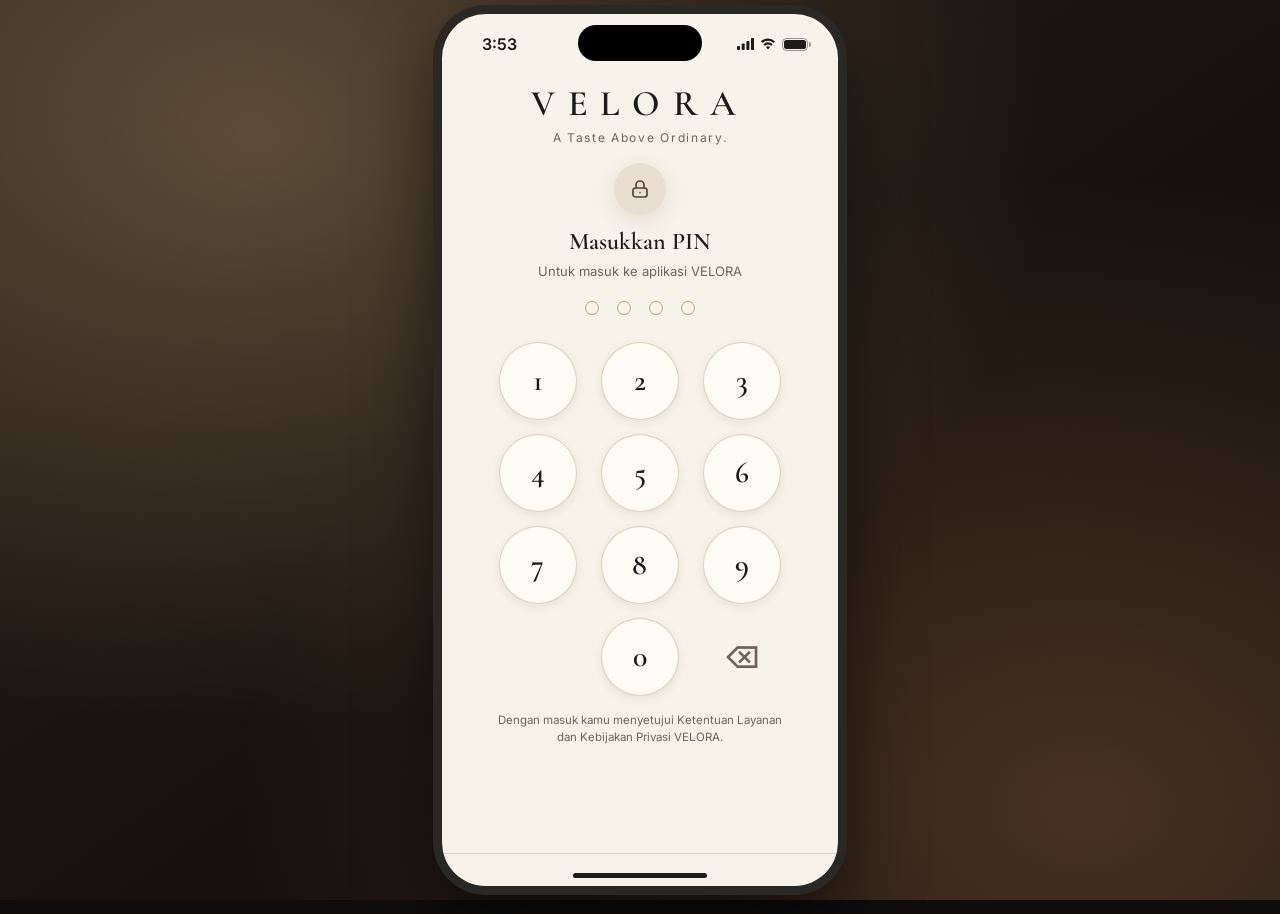
<file: index.html>
<!DOCTYPE html>
<html lang="id">
<head>
<meta charset="utf-8">
<meta name="viewport" content="width=device-width, initial-scale=1.0, viewport-fit=cover">
<meta name="theme-color" content="#F7F3EB">
<link rel="manifest" href="manifest.json">
<link rel="apple-touch-icon" href="apple-touch-icon.png">
<link rel="icon" type="image/png" sizes="192x192" href="icon-192.png">
<meta name="mobile-web-app-capable" content="yes">
<meta name="apple-mobile-web-app-capable" content="yes">
<meta name="apple-mobile-web-app-title" content="VELORA">
<meta name="apple-mobile-web-app-status-bar-style" content="default">
<meta name="description" content="VELORA Café - pesan kopi dan makanan premium. A Taste Above Ordinary.">
<title>VELORA Café</title>
<link rel="preconnect" href="https://fonts.googleapis.com">
<link rel="preconnect" href="https://fonts.gstatic.com" crossorigin>
<link href="https://fonts.googleapis.com/css2?family=Cormorant+Garamond:wght@500;600;700&family=Inter:wght@400;500;600&display=swap" rel="stylesheet">
<link rel="stylesheet" href="style.css">
</head>
<body>
<div class="app">
  <div class="island" aria-hidden="true"></div>
  <div class="sbar" aria-hidden="true">
    <span id="clk">9:41</span>
    <span class="sr">
      <svg viewBox="0 0 17 12"><rect x="0" y="8" width="3" height="4" rx=".8"/><rect x="4.7" y="5.5" width="3" height="6.5" rx=".8"/><rect x="9.4" y="3" width="3" height="9" rx=".8"/><rect x="14" y="0" width="3" height="12" rx=".8"/></svg>
      <svg viewBox="0 0 16 12"><path d="M8 11.5l2-2.3a3 3 0 0 0-4 0z"/><path d="M3.4 6.2a6.5 6.5 0 0 1 9.2 0l-1.4 1.6a4.5 4.5 0 0 0-6.4 0z"/><path d="M1 3.4a10 10 0 0 1 14 0L13.6 5a8 8 0 0 0-11.2 0z"/></svg>
      <span class="bat"><i id="batL"></i></span>
    </span>
  </div>
  <main class="main" id="main"></main>
  <nav class="tabs" id="tabs" aria-label="Navigasi utama"></nav>
  <div class="toast" id="toast" role="status" aria-live="polite"></div>
  <div class="sheet" id="sheet" hidden></div>
</div>
<div id="pr"></div>
<noscript>Aktifkan JavaScript untuk memakai VELORA Café.</noscript>
<script src="script.js"></script>
<script src="laporan.js"></script>
</body>
</html>
</file>
<file: style.css>
/* VELORA Café - mobile-first, acuan iPhone 15 Pro (402 x 874) */
:root{--ob:#1C1B19;--iv:#F7F3EB;--gold:#B89B72;--es:#594538;--bg:#E8DFD1;--card:#FFFCF6;--mut:#6f6257;--danger:#8B3A2E;--danger-soft:rgba(139,58,46,.12);--serif:"Cormorant Garamond",Georgia,serif;--sans:Inter,-apple-system,system-ui,sans-serif;--sh:0 6px 22px rgba(89,69,56,.12)}
*{box-sizing:border-box;margin:0;padding:0}
[hidden]{display:none!important}
html{touch-action:manipulation;-webkit-text-size-adjust:100%}
*{-webkit-tap-highlight-color:transparent}
html,body{height:100%}
body{font:15px/1.5 var(--sans);background:#0e0d0c;color:var(--ob);-webkit-font-smoothing:antialiased;overscroll-behavior:none}
button,input{font:inherit;color:inherit}
button{cursor:pointer;border:0;background:none}
svg{width:24px;height:24px;fill:none;stroke:currentColor;stroke-width:1.7;stroke-linecap:round;stroke-linejoin:round}
:focus-visible{outline:2px solid var(--gold);outline-offset:2px}

.app{position:relative;display:flex;flex-direction:column;height:100dvh;max-width:430px;margin:0 auto;background:var(--iv);overflow:hidden}
@media(min-width:431px){body::before{content:"";position:fixed;inset:0;z-index:-1;pointer-events:none;background:radial-gradient(ellipse at 20% 15%,rgba(184,155,114,.38),transparent 55%),radial-gradient(ellipse at 85% 90%,rgba(139,92,60,.45),transparent 55%),linear-gradient(145deg,#2a1f18 0%,#16110d 55%,#0e0d0c 100%)}}
@media(min-width:431px){.app{--ph:min(920px,calc(100dvh - 28px));height:var(--ph);width:clamp(344px,calc(var(--ph) / 2.2),402px);margin:14px auto;border-radius:44px;box-shadow:0 0 0 9px #2a2825,0 30px 80px #000a}}
@media(max-width:430px){.app{position:fixed;inset:0;height:auto;max-width:none;margin:0}}
.main{flex:1;overflow-y:auto;overflow-x:hidden;padding:calc(14px + env(safe-area-inset-top,0px)) 20px 28px;scrollbar-width:none}
.main::-webkit-scrollbar{display:none}

.top{display:flex;justify-content:space-between;align-items:center;margin-bottom:16px}
.logo{font:600 24px var(--serif);letter-spacing:.3em;cursor:pointer}
.ib{position:relative;width:44px;height:44px;border-radius:50%;background:var(--bg);display:grid;place-items:center;font-size:16px}
.bd{position:absolute;top:-2px;right:-2px;min-width:18px;height:18px;border-radius:9px;background:var(--es);color:var(--iv);font-size:10px;font-weight:600;display:grid;place-items:center;padding:0 4px}
.hi{color:var(--mut);font-size:14px}
h1{font:600 33px/1.08 var(--serif);margin:2px 0 16px}
.srch{width:100%;height:48px;border-radius:16px;border:1px solid transparent;background:var(--bg);padding:0 16px}
.srch:focus{border-color:var(--gold);outline:0}
.st{font:600 26px var(--serif);margin:26px 0 12px}

.ban{margin-top:18px;border-radius:26px;padding:22px;background:linear-gradient(135deg,var(--es),var(--ob));color:var(--iv);border:1px solid rgba(184,155,114,.55)}
.ban small{color:var(--gold);font-weight:600;letter-spacing:.14em;font-size:11px}
.ban h2{font:600 30px/1.05 var(--serif);margin:6px 0 6px}
.ban p{font-size:13.5px;opacity:.85;margin-bottom:16px}
.ban .acts{display:flex;flex-wrap:wrap;gap:10px}
.btn.ghost{background:transparent;border-color:rgba(247,243,235,.7)}
.cats{display:grid;grid-template-columns:repeat(3,1fr);gap:10px}
.cat{min-height:80px;border-radius:18px;background:var(--bg);display:grid;place-items:center;align-content:center;gap:2px;font-size:12px;font-weight:500;padding:8px;text-align:center}
.cat span{font-size:26px}
.chips{display:flex;gap:8px;overflow-x:auto;margin:14px -20px;padding:0 20px;scrollbar-width:none}
.chips::-webkit-scrollbar{display:none}
.chips button{flex:none;min-height:44px;padding:0 18px;border-radius:99px;border:1px solid var(--gold);font-size:14px}
.chips .on{background:var(--ob);border-color:var(--ob);color:var(--iv)}

.im{position:relative;overflow:hidden;background:linear-gradient(145deg,var(--es),var(--ob));display:grid;place-items:center;font-size:40px;flex:none}
.im img{position:absolute;inset:0;width:100%;height:100%;object-fit:cover}
.im>span:not(.mono){opacity:0}
.im.nf>span:not(.mono){opacity:1}
.vc,.row{background:var(--card);border-radius:22px;padding:10px;box-shadow:var(--sh);cursor:pointer}
.vc h3,.row h3{font:600 20px/1.15 var(--serif)}
.vc .im{aspect-ratio:1/1;border-radius:18px;margin-bottom:8px;font-size:56px}
.hs{display:flex;gap:14px;overflow-x:auto;scroll-snap-type:x mandatory;margin:0 -20px;padding:2px 20px 12px;scrollbar-width:none}
.hs::-webkit-scrollbar{display:none}
.hs .vc{flex:none;width:64%;scroll-snap-align:start}
.grid2{display:grid;grid-template-columns:1fr 1fr;gap:14px}
.row{display:grid;grid-template-columns:96px 1fr;gap:12px;margin-bottom:12px}
.row .im{width:96px;height:96px;border-radius:16px}
.tx{min-width:0;display:flex;flex-direction:column}
.tx p{font-size:12.5px;color:var(--mut);display:-webkit-box;-webkit-line-clamp:2;-webkit-box-orient:vertical;overflow:hidden;line-height:1.35;margin:2px 0}
.rt{font-size:12px;color:var(--gold);font-weight:600}
.ft{display:flex;justify-content:space-between;align-items:center;flex-wrap:wrap;margin-top:auto}
.pr{color:var(--es);font-size:14px}
.act{display:flex}
.hb,.pl{width:44px;height:44px;display:grid;place-items:center;border-radius:50%}
.hb{color:#cbbfae;font-size:21px}.hb.on{color:var(--gold)}
.pl{background:var(--es);color:var(--iv);font-size:22px;transition:transform .2s}
.pl:active{transform:scale(.9)}

.cardi{background:var(--card);border-radius:22px;padding:16px;box-shadow:var(--sh);display:grid;gap:8px;font-size:14px}
.cardi b{display:block;font-size:12px;color:var(--gold);letter-spacing:.06em}
.cardi a{color:var(--es);font-weight:600}

.btn{display:inline-flex;align-items:center;justify-content:center;min-height:48px;padding:0 26px;border-radius:99px;background:var(--es);color:var(--iv);border:1px solid var(--gold);font-weight:600;transition:transform .2s}
.btn:active{transform:scale(.97)}.btn.w{width:100%}
.btn.danger-btn{background:var(--danger);border-color:var(--danger);color:#fff}
.empty{text-align:center;padding:48px 16px;color:var(--mut)}
.empty .big{font-size:48px}.empty h3{font:600 26px var(--serif);color:var(--ob);margin:6px 0}
.empty .btn{margin-top:18px}

.tabs{flex:none;display:flex;background:var(--iv);border-top:1px solid rgba(184,155,114,.35);padding:6px 8px calc(8px + env(safe-area-inset-bottom,0px))}
.tabs button{position:relative;flex:1;min-height:52px;display:grid;justify-items:center;align-content:center;gap:2px;font-size:11px;color:var(--mut)}
.tabs .on{color:var(--es);font-weight:600}
.tabs .bd{top:2px;right:calc(50% - 22px)}

.ci{display:grid;grid-template-columns:64px 1fr auto;gap:12px;align-items:center;padding:10px;background:var(--card);border-radius:18px;margin-bottom:10px;box-shadow:var(--sh)}
.ci .im{width:64px;height:64px;border-radius:14px;font-size:28px}
.ci h3{font:600 18px/1.15 var(--serif)}.ci small{display:block;color:var(--mut);font-size:12px}
.qty{display:flex;align-items:center;gap:10px}
.qty button{width:44px;height:44px;border-radius:50%;border:1px solid var(--gold);font-size:20px}
.qty b{min-width:20px;text-align:center}
.ci .qty{gap:2px}.ci .qty button{width:40px;height:44px;border:0;background:var(--bg);border-radius:12px}
.srow{display:flex;justify-content:space-between;padding:4px 0;font-size:14px}
.srow.t{font-weight:700;font-size:18px;border-top:1px solid rgba(89,69,56,.2);margin:6px 0 16px;padding-top:12px}

.sheet{position:absolute;inset:0;z-index:40;display:flex;align-items:flex-end;background:rgba(28,27,25,.55);animation:fd .25s}
.panel{width:100%;max-height:92%;overflow-y:auto;background:var(--iv);border-radius:30px 30px 0 0;padding:0 20px calc(22px + env(safe-area-inset-bottom,0px));animation:up .35s cubic-bezier(.2,.8,.2,1)}
.cl{position:sticky;top:10px;display:block;margin:10px 0 -54px auto;z-index:3;width:44px;height:44px;border-radius:50%;background:rgba(28,27,25,.6);color:#fff}
.panel .hero-im{height:230px;margin:0 -20px 16px;font-size:84px}
.ptop{display:flex;justify-content:space-between;align-items:baseline;gap:10px}
.ptop h2{font:600 32px/1.05 var(--serif)}
.dd{color:var(--mut);margin:6px 0 4px}
.opt h4{font-size:13px;color:var(--mut);margin:14px 0 8px;font-weight:600}
.seg{display:flex;flex-wrap:wrap;gap:8px}
.seg button{min-height:44px;padding:0 15px;border-radius:14px;border:1px solid rgba(89,69,56,.28);font-size:14px}
.seg .on{background:var(--es);color:var(--iv);border-color:var(--es)}
.panel .btn.w{margin-top:20px}
.fld{width:100%;height:48px;border-radius:14px;border:1px solid rgba(89,69,56,.3);background:var(--card);padding:0 14px;margin-bottom:6px}
.panel h2.st{margin:18px 0 8px}
.ok{text-align:center;padding-top:30px}
.ok .big{width:72px;height:72px;margin:0 auto 12px;border-radius:50%;background:var(--es);color:var(--iv);display:grid;place-items:center;font-size:34px}
.ok h2{font:600 32px var(--serif)}.ok p{color:var(--mut)}
.ok .box{background:var(--card);border-radius:18px;padding:14px;margin:18px 0 0;text-align:left}

.toast{position:absolute;top:calc(12px + env(safe-area-inset-top,0px));left:16px;right:16px;z-index:60;background:var(--ob);color:var(--iv);border:1px solid var(--gold);border-radius:18px;padding:12px 16px;font-size:14px;transform:translateY(-160%);transition:transform .4s cubic-bezier(.2,.9,.3,1.1),opacity .3s;pointer-events:none;opacity:0}
.toast.on{transform:none;opacity:1}
@keyframes up{from{transform:translateY(40px);opacity:0}}
@keyframes fd{from{opacity:0}}
@media(prefers-reduced-motion:reduce){*{animation:none!important;transition:none!important}}
@media(max-width:350px){h1{font-size:28px}.cats{grid-template-columns:1fr 1fr}.row{grid-template-columns:80px 1fr}.row .im{width:80px;height:80px}}

.about{color:var(--mut)}
.gal{display:grid;grid-template-columns:1fr 1fr;grid-auto-rows:140px;gap:10px}
.gal figure{margin:0;border-radius:18px}.gal .t{grid-row:span 2}
.gal figcaption{position:absolute;left:12px;bottom:10px;z-index:2;font-size:12px;color:#fff;text-shadow:0 1px 6px rgba(0,0,0,.6)}
.mono{font:600 40px var(--serif);color:var(--gold);opacity:.4}
.earn{font-size:13px;color:var(--mut);margin-top:8px}

.island,.sbar{display:none}
@media(min-width:431px){
  .island{display:block;position:absolute;top:11px;left:50%;width:124px;height:36px;margin-left:-62px;background:#000;border-radius:20px;z-index:70}
  .sbar{display:flex;justify-content:space-between;align-items:center;flex:none;height:54px;padding:6px 30px 0 40px;font:600 16px var(--sans);color:var(--ob);z-index:5}
  .sr{display:flex;align-items:center;gap:6px}
  .sbar svg{width:auto;height:12px;fill:currentColor;stroke:none}
  .bat{position:relative;width:26px;height:13px;border:1px solid rgba(28,27,25,.45);border-radius:4.5px;padding:1px}
  .bat i{display:block;height:100%;width:100%;background:var(--ob);border-radius:2.5px}
  .bat::after{content:"";position:absolute;right:-3.5px;top:3.5px;width:2px;height:4.5px;border-radius:0 2px 2px 0;background:rgba(28,27,25,.45)}
  .main{padding-top:6px}
  .tabs{padding-bottom:26px}
  .app::after{content:"";position:absolute;bottom:8px;left:50%;width:134px;height:5px;margin-left:-67px;border-radius:3px;background:var(--ob);z-index:70;pointer-events:none}
  .toast{top:60px}
}

.vch{flex:none;width:78%;scroll-snap-align:start;background:var(--card);border:1.5px dashed var(--gold);border-radius:20px;padding:14px;display:grid;gap:4px}
.vch.on{background:var(--bg);border-style:solid}
.vch small{color:var(--gold);font-weight:700;letter-spacing:.1em}
.vch h3{font:600 20px/1.15 var(--serif)}.vch p{font-size:12.5px;color:var(--mut)}
.vf{display:flex;justify-content:space-between;align-items:center;margin-top:6px}.vf code{font-weight:700;letter-spacing:.06em}
.btn.sm{min-height:44px;padding:0 18px;font-size:13px}
.btn.ol{background:transparent;color:var(--es)}
.seg button:disabled{opacity:.4}
.vrow{display:flex;gap:8px;margin-top:8px}.vrow .fld{margin:0;flex:1}
.acc{background:var(--card);border:1px solid var(--gold);border-radius:20px;padding:16px;display:grid;gap:6px;justify-items:center;text-align:center}
.acc small{color:var(--gold);font-weight:700;letter-spacing:.08em}
.acc b{font:600 26px/1.2 ui-monospace,Menlo,Consolas,monospace;letter-spacing:.04em}
.qr{width:210px;margin:12px auto}
.qr svg{display:block;width:100%;height:auto;fill:#1C1B19;stroke:none;border-radius:12px;border:1px solid rgba(89,69,56,.2)}
.rc{background:#fff;color:#1C1B19;border-radius:16px;padding:18px;font:13px/1.5 ui-monospace,Menlo,Consolas,monospace;margin-bottom:14px}
.rc .c{text-align:center}.rc .rl{font:600 26px var(--serif);letter-spacing:.3em}
.rc .l{display:flex;justify-content:space-between;gap:10px}
.rc .l.s{color:#6f6257;font-size:11.5px;margin-bottom:4px}
.rc .tt{font-weight:700;font-size:15px}
.rc hr{border:0;border-top:1px dashed #6f6257;margin:10px 0}
.rc .bc{height:38px;margin:10px 0 6px;background:repeating-linear-gradient(90deg,#1C1B19 0 2px,#fff 2px 4px,#1C1B19 4px 5px,#fff 5px 8px,#1C1B19 8px 11px,#fff 11px 13px)}
#pr{display:none}
@media print{body{background:#fff}.app{display:none!important}#pr{display:block;width:300px;margin:0 auto}#pr .rc{border-radius:0;padding:0}}

.stt{display:inline-block;font-size:10.5px;font-weight:700;letter-spacing:.04em;padding:2px 8px;border-radius:99px;margin-left:6px;white-space:nowrap}
.stt.wait{background:#f3e3c3;color:#7a5a1d}.stt.paid{background:#d9ecd9;color:#25602b}.stt.rejected{background:#f4d6d3;color:#8f2d24}
.oi{width:100%;display:flex;justify-content:space-between;align-items:center;gap:10px;text-align:left;background:var(--card);border-radius:18px;padding:12px 14px;margin-bottom:10px;box-shadow:var(--sh);min-height:56px}
.oi small{display:block;color:var(--mut);font-size:12px}.oi span:last-child{text-align:right}
.lnk{color:var(--es);font-weight:600;text-decoration:underline;min-height:44px;text-align:left}

/* ===== LAYAR PIN ===== */
.pin-wrap{min-height:100%;display:flex;flex-direction:column;align-items:center;justify-content:center;padding:30px 22px;gap:6px;text-align:center}
.pin-brand{font:600 42px var(--serif);letter-spacing:.35em;color:var(--ob)}
.pin-tag{font-size:12px;color:var(--mut);letter-spacing:.14em;margin-bottom:22px}
.pin-lock{width:64px;height:64px;border-radius:50%;background:var(--bg);display:grid;place-items:center;font-size:28px;margin-bottom:14px;box-shadow:var(--sh)}
.pin-title{font:600 24px var(--serif);margin-bottom:2px}
.pin-sub{font-size:13px;color:var(--mut);margin-bottom:18px}
.pin-dots{display:flex;gap:14px;margin-bottom:10px}
.pin-dot{width:14px;height:14px;border-radius:50%;background:transparent;border:2px solid rgba(89,69,56,.35);transition:all .15s}
.pin-dot.on{background:var(--es);border-color:var(--es);transform:scale(1.05)}
.pin-err{color:#8f2d24;font-size:12.5px;min-height:18px;margin-bottom:12px}
.pin-pad{display:grid;grid-template-columns:repeat(3,1fr);gap:12px;width:100%;max-width:280px;margin-bottom:20px}
.pin-key{height:64px;border-radius:50%;background:var(--card);color:var(--ob);font:600 24px var(--sans);box-shadow:var(--sh);transition:transform .12s,background .15s}
.pin-key:active{transform:scale(.94);background:var(--bg)}
.pin-del{font-size:20px;color:var(--mut)}
.pin-legal{font-size:11.5px;color:var(--mut);line-height:1.5;padding:0 12px;max-width:320px}

/* ===== REKOMENDASI ===== */
.tag-pop{position:absolute;top:8px;left:8px;z-index:2;background:var(--es);color:var(--iv);font-size:10px;font-weight:700;letter-spacing:.06em;padding:3px 8px;border-radius:99px;border:1px solid var(--gold)}
.vc{position:relative}
.for-you{display:grid;gap:10px}
.for-you .row{margin-bottom:0}
.rec-note{font-size:12px;color:var(--mut);font-style:italic;margin:-6px 0 10px}
.rel-grid{display:grid;grid-template-columns:1fr 1fr;gap:12px;margin-top:6px}
.rel-grid .vc{box-shadow:var(--sh)}

/* ===== MODE KASIR ===== */
.kasir-shell{background:#141210;color:#F2EAD9;margin:-14px -20px -28px;padding:20px 16px 80px;min-height:100%}
.kasir-head{display:flex;justify-content:space-between;align-items:center;padding-bottom:14px;border-bottom:1px solid rgba(184,155,114,.35);margin-bottom:16px;gap:10px;flex-wrap:wrap}
.kasir-brand{display:flex;align-items:center;gap:10px}
.kb-logo{width:42px;height:42px;border-radius:12px;background:var(--gold);color:#141210;display:grid;place-items:center;font:700 22px var(--serif)}
.kasir-brand b{display:block;font:600 17px var(--sans);letter-spacing:.08em;color:#F2EAD9}
.kasir-brand small{display:block;font-size:11px;color:var(--gold);letter-spacing:.06em}
.kasir-head-actions{display:flex;gap:8px;flex:none}
.kasir-btn{display:inline-flex;align-items:center;justify-content:center;gap:6px;min-height:40px;padding:0 14px;border-radius:99px;border:1px solid rgba(184,155,114,.5);color:#F2EAD9;font-size:12.5px;font-weight:600;background:transparent;line-height:1;font-family:inherit;cursor:pointer;transition:background .15s,transform .12s}
.kasir-btn:hover{background:rgba(184,155,114,.1)}
.kasir-btn:active{transform:scale(.96)}
.kasir-btn.danger{border-color:rgba(228,143,136,.6);color:#E48F88}
.kasir-btn.danger:hover{background:rgba(228,143,136,.12)}
.kasir-stats{display:grid;grid-template-columns:repeat(3,1fr);gap:10px;margin-bottom:18px}
.ks{background:#1F1C18;border:1px solid rgba(184,155,114,.25);border-radius:14px;padding:12px;text-align:center}
.ks b{display:block;font:700 26px var(--serif);color:var(--gold);line-height:1}
.ks small{font-size:11px;color:#B8A88F;letter-spacing:.05em}
.ks.paid b{color:#82C58B}
.ks.rej b{color:#E48F88}
.kasir-body{display:block}
.kcard{background:#1F1C18;border:1px solid rgba(184,155,114,.25);border-radius:16px;padding:16px;margin-bottom:14px}
.kcard.paid{border-color:rgba(130,197,139,.5)}
.kcard.rejected{border-color:rgba(228,143,136,.5)}
.khead{display:flex;justify-content:space-between;align-items:flex-start;gap:10px;margin-bottom:12px;padding-bottom:12px;border-bottom:1px solid rgba(184,155,114,.15)}
.khead .kid{font:700 15px var(--sans);color:#F2EAD9;letter-spacing:.02em}
.khead .ksub{display:block;font-size:11.5px;color:#B8A88F;margin-top:2px;font-weight:400}
.khead-right{display:flex;align-items:center;gap:8px;flex:none}
.kdel{width:32px;height:32px;border-radius:50%;background:rgba(228,143,136,.14);color:#E48F88;font-size:14px;display:grid;place-items:center;border:0;cursor:pointer;font-family:inherit;transition:background .15s,transform .12s;line-height:1}
.kdel:hover{background:rgba(228,143,136,.25)}
.kdel:active{transform:scale(.9)}
.kinfo{background:#17140F;border-radius:10px;padding:12px;margin-bottom:12px}
.kinfo .klabel{font-size:11px;color:#B8A88F;letter-spacing:.06em;text-transform:uppercase;margin-bottom:4px}
.kinfo .kpay{font-size:13px;color:#F2EAD9;margin-bottom:6px}
.kinfo .ktotal{font:700 20px var(--sans);color:var(--gold);letter-spacing:.02em}
.kitems{list-style:none;padding:0;margin:0 0 12px}
.kitems li{padding:8px 0;border-bottom:1px dashed rgba(184,155,114,.15)}
.kitems li:last-child{border-bottom:0}
.kitems .kline1{font-size:13.5px;color:#F2EAD9;font-weight:500;margin-bottom:2px}
.kitems .kline1 b{color:var(--gold);margin-right:6px}
.kitems .kline2{font-size:11.5px;color:#8B7F6C;padding-left:20px}
.kmeta{display:flex;justify-content:space-between;align-items:center;gap:10px;font-size:11.5px;color:#B8A88F;margin-bottom:12px}
.kmeta .ku{background:rgba(184,155,114,.14);padding:4px 10px;border-radius:99px;color:var(--gold);font-weight:600}
.kmeta .ku b{color:#F2EAD9;font-family:ui-monospace,Menlo,Consolas,monospace;letter-spacing:.08em}

/* Tombol kasir */
.kactions{display:grid;grid-template-columns:1fr 1fr;gap:10px;align-items:stretch}
.kbtn{display:inline-flex;align-items:center;justify-content:center;gap:6px;height:46px;min-height:46px;max-height:46px;padding:0 12px;border-radius:12px;font-weight:700;font-size:13.5px;line-height:1;border:0;cursor:pointer;font-family:inherit;box-sizing:border-box;white-space:nowrap;overflow:hidden}
.kbtn.ok{background:#82C58B;color:#141210}
.kbtn.no{background:transparent;color:#E48F88;border:1px solid rgba(228,143,136,.6)}

.kasir-shell .empty{color:#B8A88F;text-align:center;padding:60px 20px}
.kasir-shell .empty h3{color:#F2EAD9;font:600 24px var(--serif);margin:8px 0}
.kasir-shell .empty .big{font-size:48px}
.kasir-shell .stt{font-size:10px;font-weight:700}
body.kasir-mode .tabs{display:none}

/* ===== TOMBOL HAPUS RIWAYAT ===== */
.oi-row{position:relative;display:flex;align-items:stretch;gap:8px;margin-bottom:10px}
.oi-row .oi{margin-bottom:0;flex:1}
.oi-del{flex:none;width:48px;border-radius:18px;background:var(--card);color:var(--danger);font-size:18px;border:1px solid rgba(139,58,46,.2);display:grid;place-items:center;box-shadow:var(--sh);cursor:pointer;font-family:inherit;transition:background .15s,transform .12s}
.oi-del:hover{background:var(--danger-soft)}
.oi-del:active{transform:scale(.95)}
.orders-actions{display:grid;gap:10px;margin-top:14px}
/* ===== STOK HABIS ===== */
.vc.sold .im,.row.sold .im{opacity:.45;filter:grayscale(.6)}
.tag-pop.out{background:var(--danger);border-color:var(--danger)}
.soldt{color:var(--danger)}
.pl.off{background:#cbbfae;color:#fff;cursor:not-allowed}
.btn:disabled{opacity:.5;cursor:not-allowed}

/* ===== KASIR: TAB, MENU, SETELAN ===== */
.kasir-tabs{display:grid;grid-template-columns:repeat(4,1fr);gap:6px;margin-bottom:16px}
.kasir-tabs button{position:relative;min-height:42px;border-radius:12px;border:1px solid rgba(184,155,114,.3);color:#B8A88F;font-size:12.5px;font-weight:600}
.kasir-tabs .on{background:var(--gold);color:#141210;border-color:var(--gold)}
.kasir-tabs i,.ub{font-style:normal;display:inline-grid;place-items:center;min-width:18px;height:18px;padding:0 5px;margin-left:5px;border-radius:9px;background:#E48F88;color:#141210;font-size:10.5px;font-weight:700}
.kdel,.oi-del{position:relative}
.kfull{width:100%;margin-bottom:10px}
.ksub2{font-size:12px;color:#B8A88F;margin-bottom:6px}
.kcat{font:600 18px var(--serif);color:var(--gold);margin:16px 0 8px}
.mrow{display:flex;justify-content:space-between;align-items:center;gap:10px;background:#1F1C18;border:1px solid rgba(184,155,114,.25);border-radius:14px;padding:10px 12px;margin-bottom:8px;width:100%;text-align:left;color:#F2EAD9}
.mrow b{display:block;font-size:13.5px}.mrow small{color:#B8A88F;font-size:11.5px}
.mrow.out b{text-decoration:line-through;opacity:.6}
.mact{display:flex;gap:8px;align-items:center;flex:none}
.kbtn.sm{height:36px;min-height:36px;max-height:36px;padding:0 12px;font-size:12px}
.kbtn.kfull{display:flex}
.kset{background:#1F1C18;border:1px solid rgba(184,155,114,.25);border-radius:16px;padding:16px;margin-bottom:14px}
.kset h3{font:600 20px var(--serif);color:var(--gold)}.kset p{font-size:12px;color:#B8A88F;margin:2px 0 10px}
.slbl{display:block;font-size:12px;color:#B8A88F;margin-bottom:6px}
.kset .fld{background:#17140F;color:#F2EAD9;border-color:rgba(184,155,114,.3);margin-top:4px}
.kerr{color:#E48F88;font-size:12.5px;min-height:18px;margin:2px 0 8px}
.err{color:var(--danger);font-size:12.5px;min-height:18px;margin:2px 0 8px}

/* ===== CHAT ===== */
.cmsgs{display:flex;flex-direction:column;gap:8px;height:260px;overflow-y:auto;background:var(--bg);border-radius:18px;padding:12px;margin:10px 0}
.cm{max-width:82%;padding:8px 12px;border-radius:16px;font-size:14px;overflow-wrap:anywhere}
.cm small{display:block;font-size:10px;opacity:.65;margin-top:2px}
.cm.me{align-self:flex-end;background:var(--es);color:var(--iv);border-bottom-right-radius:4px}
.cm.ot{align-self:flex-start;background:var(--card);border-bottom-left-radius:4px}
.cm.sys{align-self:center;color:var(--mut);font-size:12px;font-style:italic;text-align:center}
.cq{display:flex;gap:6px;overflow-x:auto;margin-bottom:8px;scrollbar-width:none}
.cq::-webkit-scrollbar{display:none}
.cq button{flex:none;min-height:36px;padding:0 12px;border-radius:99px;border:1px solid var(--gold);font-size:12.5px}
.cin{display:flex;gap:8px}.cin .fld{margin:0;flex:1}

/* ===== LAYAR PIN (dirapikan) ===== */
.pin-dots{display:flex;justify-content:center;align-items:center;gap:18px;height:20px;margin-bottom:10px}
.pin-dot{width:14px;height:14px;border-radius:50%;border:1.5px solid var(--gold);background:transparent;transition:background .15s,transform .15s}
.pin-dot.on{background:var(--es);border-color:var(--es);transform:scale(1.15)}
.pin-dots.shake{animation:shk .4s}
@keyframes shk{20%,60%{transform:translateX(-8px)}40%,80%{transform:translateX(8px)}}
.pin-pad{display:grid;grid-template-columns:repeat(3,72px);justify-content:center;gap:14px 22px;width:auto;max-width:none;margin:4px 0 20px}
.pin-pad>span{width:72px;height:72px}
.pin-key{width:72px;height:72px;padding:0;border-radius:50%;background:var(--card);border:1px solid rgba(184,155,114,.45);color:var(--ob);font:600 28px/1 var(--serif);display:grid;place-items:center;box-shadow:0 3px 10px rgba(89,69,56,.1);transition:transform .12s,background .15s;-webkit-tap-highlight-color:transparent}
.pin-key:active{transform:scale(.92);background:var(--bg)}
@media(hover:hover){.pin-key:hover{background:var(--bg)}}
.pin-del{border-color:transparent;background:transparent;box-shadow:none;font:500 24px/1 var(--sans);color:var(--mut)}
@media(max-height:700px){.pin-pad{grid-template-columns:repeat(3,62px);gap:10px 18px}.pin-key,.pin-pad>span{width:62px;height:62px;font-size:24px}}

/* ===== HITUNG MUNDUR KUNCI PIN ===== */
.pin-err b{font:700 17px var(--sans);color:#8f2d24;display:inline-block;min-width:1.4em;text-align:center}
.pin-pad.off{opacity:.4;pointer-events:none}

/* ===== VOUCHER & SALURAN PESANAN ===== */
.vch.ship{border-color:#4f8a6b}.vch.ship small{color:#3f7a5c}
.vch .btn:disabled{opacity:.6}
.chg{display:grid;grid-template-columns:1fr 1fr;gap:10px}
.chc{position:relative;overflow:hidden;text-align:left;padding:12px 12px 12px 16px;border-radius:16px;border:1.5px solid rgba(89,69,56,.25);background:var(--card);display:grid;gap:2px}
.chc b{font:600 17px var(--serif)}.chc small{font-size:11.5px;color:var(--mut)}
.chc::before{content:"";position:absolute;left:0;top:0;bottom:0;width:5px;background:var(--gold)}
.ch-GoFood::before{background:#00AA13}.ch-ShopeeFood::before{background:#EE4D2D}.ch-GrabFood::before{background:#00B14F}
.chc.on{border-color:var(--es);background:var(--bg);box-shadow:var(--sh)}
.vpk{width:100%;display:grid;grid-template-columns:32px 1fr auto;gap:10px;align-items:center;text-align:left;padding:10px 12px;border-radius:16px;border:1.5px dashed var(--gold);background:var(--card);margin-bottom:8px}
.vpk b{display:block;font-size:13.5px}.vpk small{color:var(--mut);font-size:11.5px}
.vpk.on{border-style:solid;background:var(--bg)}.vpk.off{opacity:.55}.vi{font-size:22px}.vr{color:var(--es);font-weight:700}
.chb{display:inline-block;font-size:10px;font-weight:700;padding:2px 8px;border-radius:99px;margin-left:6px;color:#fff;background:#594538}
.chb.GoFood{background:#00AA13}.chb.ShopeeFood{background:#EE4D2D}.chb.GrabFood{background:#00B14F}

/* ===== PROFIL ===== */
.av{font:600 20px var(--serif);color:var(--es)}
.pav{width:76px;height:76px;border-radius:50%;background:var(--es);color:var(--iv);border:2px solid var(--gold);display:grid;place-items:center;font:600 34px var(--serif);margin:0 auto 10px}
.pav svg{width:36px;height:36px;stroke-width:1.6}
.tabs .on svg{fill:rgba(184,155,114,.3)}

/* ===== IKON SALURAN DELIVERY ===== */
.chc{grid-template-columns:36px 1fr;align-items:center;gap:0 10px}
.cht{display:grid;gap:2px;min-width:0}
.chi{width:36px;height:36px;border-radius:11px;display:grid;place-items:center;box-shadow:0 3px 8px rgba(28,27,25,.18),inset 0 1px 0 rgba(255,255,255,.35)}
.chi svg{width:21px;height:21px;stroke:#fff;stroke-width:1.8;fill:none}
.chi.ShopeeFood{background:linear-gradient(145deg,#FF6A3D,#EE4D2D)}
.chi.GoFood{background:linear-gradient(145deg,#F5424F,#E0222F)}
.chi.GrabFood{background:linear-gradient(145deg,#19C964,#00A94A)}
.ch-GoFood::before{background:#E0222F}.chb.GoFood{background:#E0222F}

/* ===== IKON CHAT (SVG) ===== */
.ib svg{width:22px;height:22px;stroke:var(--es);stroke-width:1.8}
.ib svg circle{fill:var(--es);stroke:none}
.kdel svg,.oi-del svg{width:17px;height:17px;stroke-width:1.9}
.kdel svg circle,.oi-del svg circle{fill:currentColor;stroke:none}
.kdel .ub,.oi-del .ub{position:absolute;top:-5px;right:-5px;margin:0;min-width:16px;height:16px;font-size:9.5px}
.btn svg{width:19px;height:19px;margin-right:8px;flex:none}
.btn svg circle{fill:currentColor;stroke:none}
.btn .ub{margin-left:8px}
.empty .big svg{width:52px;height:52px;stroke-width:1.4;color:var(--gold)}
.empty .big svg circle{fill:currentColor;stroke:none}
.pin-lock svg{width:28px;height:28px;stroke:var(--es);stroke-width:1.7}
.pin-lock svg circle{fill:var(--es);stroke:none}

/* ===== KASIR: RINGKASAN, FILTER, STATUS BARU ===== */
.kasir-stats{grid-template-columns:repeat(3,1fr);gap:8px}
.ks{padding:10px 6px}
.ks.dn b{color:#8EB8E6}
.kasir-tabs{grid-template-columns:repeat(5,1fr);gap:4px}
.kasir-tabs button{font-size:11.5px;padding:0 2px}
.ksum{background:linear-gradient(135deg,#2a2218,#1F1C18);border:1px solid rgba(184,155,114,.45);border-radius:16px;padding:16px;margin-bottom:14px}
.ksum-h small{display:block;font-size:11px;color:#B8A88F;letter-spacing:.06em;text-transform:uppercase}
.ksum-h b{display:block;font:700 30px var(--serif);color:var(--gold);line-height:1.1;margin-top:2px}
.ksum-g{display:grid;grid-template-columns:repeat(3,1fr);gap:8px;margin:12px 0}
.ksum-g div{background:#17140F;border-radius:10px;padding:8px 4px;text-align:center}
.ksum-g b{display:block;font-size:14px;color:#F2EAD9}
.ksum-g small{font-size:10.5px;color:#B8A88F}
.ksum h4{font-size:11px;color:#B8A88F;letter-spacing:.06em;text-transform:uppercase;margin-bottom:4px}
.ktop{list-style:none}
.ktop li{display:flex;justify-content:space-between;gap:10px;padding:5px 0;border-bottom:1px dashed rgba(184,155,114,.15);font-size:13px;color:#F2EAD9}
.ktop li:last-child{border-bottom:0}
.ktop li b{color:var(--gold)}
.ktop .rk{color:var(--gold);font-weight:700;margin-right:8px}
.ksum .none{font-size:12.5px;color:#8B7F6C}
.kfil{display:flex;gap:6px;overflow-x:auto;margin:0 -16px 10px;padding:0 16px;scrollbar-width:none}
.kfil::-webkit-scrollbar{display:none}
.kfil button{flex:none;min-height:36px;padding:0 12px;border-radius:99px;border:1px solid rgba(184,155,114,.35);color:#B8A88F;font-size:12.5px;font-weight:600}
.kfil button i{font-style:normal;margin-left:6px;opacity:.75;font-size:11px}
.kfil .on{background:var(--gold);color:#141210;border-color:var(--gold)}
.ktools{display:flex;gap:8px;margin-bottom:14px}
.ktools .fld{margin:0;flex:1;min-width:0;background:#17140F;color:#F2EAD9;border-color:rgba(184,155,114,.3)}
.ktools .kbtn{height:48px;min-height:48px;max-height:48px;flex:none}
.kbtn.pr{background:transparent;color:var(--gold);border:1px solid rgba(184,155,114,.55)}
.kactions{grid-template-columns:none;grid-auto-flow:column;grid-auto-columns:1fr}
.kcard.prep,.kcard.ready{border-color:rgba(184,155,114,.65)}
.kcard.done{opacity:.8;border-color:rgba(142,184,230,.4)}
.stt.prep{background:#e8dcf5;color:#4d2d78}
.stt.ready{background:#cfe3f5;color:#1d4e7a}
.stt.done{background:#e3e3e3;color:#444}

/* ===== PROGRES PESANAN (PELANGGAN) ===== */
.trk{display:grid;grid-template-columns:repeat(4,1fr);gap:4px;margin:16px 0 4px;text-align:center;font-size:11px;color:var(--mut)}
.trk span{position:relative;display:grid;justify-items:center;gap:6px}
.trk i{width:14px;height:14px;border-radius:50%;border:2px solid rgba(89,69,56,.3);background:var(--iv);position:relative;z-index:1}
.trk span::before{content:"";position:absolute;top:6px;left:-50%;width:100%;height:2px;background:rgba(89,69,56,.2)}
.trk span:first-child::before{display:none}
.trk span.on{color:var(--es);font-weight:600}
.trk span.on i{background:var(--es);border-color:var(--es)}
.trk span.on::before{background:var(--es)}

/* ===== PIN: lebih ke atas dan muat di layar ===== */
.pin-wrap{justify-content:flex-start;padding:8px 22px 16px;gap:4px}
.pin-brand{font-size:36px;line-height:1.2}
.pin-tag{margin-bottom:12px}
.pin-lock{width:52px;height:52px;margin-bottom:8px}
.pin-lock svg{width:24px;height:24px}
.pin-sub{margin-bottom:12px}
.pin-pad{grid-template-columns:repeat(3,66px);gap:12px 20px;margin:2px 0 12px}
.pin-pad>span,.pin-key{width:66px;height:66px}
.pin-key{font-size:26px}
@media(max-height:760px){.pin-pad{grid-template-columns:repeat(3,58px);gap:8px 18px}.pin-pad>span,.pin-key{width:58px;height:58px;font-size:23px}.pin-brand{font-size:30px}}

/* ===== PIN: rapatkan jarak bulatan ke angka (ukuran tombol tetap) ===== */
.pin-dots{margin-bottom:0}
.pin-err{min-height:16px;margin-bottom:0;line-height:16px}
.pin-pad{margin:0 0 12px}

/* ===== PIN: keypad diperbesar ===== */
.pin-pad{grid-template-columns:repeat(3,78px);gap:14px 24px}
.pin-pad>span,.pin-key{width:78px;height:78px;font-size:30px}
@media(max-height:760px){.pin-pad{grid-template-columns:repeat(3,70px);gap:12px 22px}.pin-pad>span,.pin-key{width:70px;height:70px;font-size:27px}}
@media(max-height:660px){.pin-pad{grid-template-columns:repeat(3,62px);gap:10px 18px}.pin-pad>span,.pin-key{width:62px;height:62px;font-size:24px}}

/* ===== PEMBAYARAN BERBATAS WAKTU, MEJA, ANIMASI ===== */
.cdbox{display:flex;flex-direction:column;align-items:center;gap:4px;padding:14px;margin:8px 0;border-radius:16px;background:var(--card);border:1px solid rgba(184,155,114,.45);text-align:center;font-size:13px}
.cdbox b{font:700 34px/1.1 var(--sans);color:#8f2d24;font-variant-numeric:tabular-nums}
.cdbox small{color:var(--mut);font-size:11.5px;margin-bottom:6px}
.kcd{font-size:12px;color:#8f2d24;margin:6px 0 2px}.kcd b{font-variant-numeric:tabular-nums}
.seg.tbl{flex-wrap:wrap;gap:6px}.seg.tbl button{flex:0 0 auto;min-width:46px}
.stt.expired,.stt.cancelled{background:#e3e3e3;color:#555}
@keyframes bmp{0%{transform:scale(1)}40%{transform:scale(1.25)}100%{transform:scale(1)}}
#tabs .bump svg,#tabs .bump .bd{animation:bmp .35s ease}
@keyframes fin{from{opacity:0;transform:translateY(6px)}to{opacity:1;transform:none}}
#main.fade{animation:none}

/* ===== JAM OPERASIONAL, RATING, ULASAN ===== */
.opn{display:flex;align-items:center;gap:8px;width:100%;padding:10px 14px;border-radius:14px;background:var(--card);border:1px solid rgba(184,155,114,.4);font-size:13px;font-weight:600;margin-bottom:12px;text-align:left}
.opn i{width:9px;height:9px;border-radius:50%;background:#3f8a5c;box-shadow:0 0 0 4px rgba(63,138,92,.18);flex:none}
.opn.off i{background:#b5483c;box-shadow:0 0 0 4px rgba(181,72,60,.18)}
.opn span{margin-left:auto;font-weight:500;color:var(--mut);font-size:12px}
.warn{background:#f8e7e3;color:#8f2d24;border-radius:12px;padding:10px 12px;font-size:13px;margin:8px 0}
.infr{padding:12px 0;border-top:1px solid rgba(89,69,56,.12);font-size:14px}
.infr a{color:var(--es)}
.star{font-size:32px;line-height:1;color:#d8cdb9;padding:2px 4px;transition:transform .12s}
.star.on{color:var(--gold)}.star:active{transform:scale(1.2)}
.rvrow{margin-bottom:16px}.rvrow b{display:block;margin-bottom:4px}
.rvs{margin:10px 0}.rvs h4{font-size:13px;margin-bottom:6px}
.rv{padding:8px 0;border-top:1px solid rgba(89,69,56,.12);font-size:13px}
.rv .rs{color:var(--gold);letter-spacing:1px;margin-left:4px}.rv p{color:var(--mut);margin-top:2px}
.krt{color:var(--gold);font-size:13px;font-weight:600;margin:6px 0}
.slbl.chk{display:flex;align-items:center;gap:8px;color:#F2EAD9}

/* ===== Tambahan: profil baru, ikon kategori, pilihan nada, foto produk ===== */
.cat .cvi{display:grid;place-items:center;width:34px;height:34px;color:var(--es)}
.cvi svg{width:28px;height:28px}
.cvi img{width:100%;height:100%;object-fit:cover;border-radius:10px}

.pf-hero{background:linear-gradient(135deg,var(--es),var(--ob));color:var(--iv);border:1px solid rgba(184,155,114,.55);border-radius:26px;padding:22px 18px 16px;text-align:center;margin-top:6px}
.pf-hero h2{font:600 26px var(--serif);margin:4px 0 2px}
.pf-hero p{font-size:13px;opacity:.8;margin-bottom:14px}
.pf-hero .pav{background:var(--iv);color:var(--es)}
.pf-stats{display:grid;grid-template-columns:repeat(3,1fr);gap:8px;border-top:1px solid rgba(184,155,114,.35);padding-top:12px}
.pf-stats b{display:block;font:600 22px var(--serif);color:var(--gold)}
.pf-stats small{font-size:11.5px;opacity:.8}
.pf-h{font:600 12px var(--sans);letter-spacing:.12em;text-transform:uppercase;color:var(--mut);margin:22px 0 8px}
.pf-card{background:var(--card);border-radius:18px;padding:14px;box-shadow:var(--sh)}
.pf-f{position:relative}
.pf-i{position:absolute;left:14px;top:12px;color:var(--gold);display:grid;pointer-events:none}
.pf-i svg{width:20px;height:20px}
.pf-f .fld{padding-left:44px}
.pf-list{background:var(--card);border-radius:18px;box-shadow:var(--sh);overflow:hidden}
.pf-row{width:100%;display:grid;grid-template-columns:36px 1fr 20px;gap:12px;align-items:center;text-align:left;padding:12px 14px;min-height:60px}
.pf-row+.pf-row{border-top:1px solid rgba(89,69,56,.12)}
.pf-row b{display:block;font-size:14px}
.pf-row small{color:var(--mut);font-size:12px}
.pf-ri{width:36px;height:36px;border-radius:12px;background:var(--bg);color:var(--es);display:grid;place-items:center}
.pf-ri svg{width:20px;height:20px}
.pf-row>svg{width:18px;height:18px;color:var(--mut)}
.pf-del{width:100%;display:flex;align-items:center;justify-content:center;gap:8px;min-height:48px;margin-top:18px;border-radius:99px;color:var(--danger);border:1px solid rgba(139,58,46,.3);font-weight:600}
.pf-del svg{width:18px;height:18px}

.kbtn svg{width:18px;height:18px;flex:none}
.tonegrid{display:grid;grid-template-columns:repeat(2,1fr);gap:8px;margin-top:12px}
.tbtn{display:flex;align-items:center;gap:8px;height:44px;padding:0 12px;border-radius:12px;border:1px solid rgba(184,155,114,.35);color:#F2EAD9;font-size:13px;font-weight:600;text-align:left}
.tbtn svg{width:18px;height:18px;flex:none}
.tbtn.on{background:rgba(184,155,114,.18);border-color:var(--gold);color:var(--gold)}

.mph{display:grid;place-items:center;min-height:110px;border-radius:14px;border:1.5px dashed rgba(184,155,114,.6);background:rgba(184,155,114,.1);text-align:center;cursor:pointer;overflow:hidden;margin-bottom:8px;font-size:13px;padding:10px}
.mph small{display:block;font-size:11.5px;opacity:.7;margin-top:2px}
.mph.has{border-style:solid;padding:0}
.mph img{width:100%;max-height:200px;object-fit:cover;display:block}
.mphx{margin-bottom:8px}

/* ===== Jam buka: bar status + baris info berikon ===== */
.hrb{display:flex;align-items:center;gap:12px;width:100%;min-height:62px;padding:11px 14px;margin-bottom:12px;border-radius:18px;background:var(--card);border:1px solid rgba(184,155,114,.4);box-shadow:var(--sh);text-align:left}
div.hrb{cursor:default;margin:10px 0 12px}
.hrb-i{flex:none;width:40px;height:40px;border-radius:13px;display:grid;place-items:center;background:rgba(63,138,92,.14);color:#2f7a4f}
.hrb-i svg{width:22px;height:22px}
.hrb.off .hrb-i{background:rgba(181,72,60,.13);color:#a23f34}
.hrb-t{flex:1;min-width:0;display:grid;gap:1px}
.hrb-t b{display:flex;align-items:center;gap:7px;font-size:14.5px;font-weight:600}
.hrb-t b i{flex:none;width:8px;height:8px;border-radius:50%;background:#3f8a5c;box-shadow:0 0 0 3px rgba(63,138,92,.2)}
.hrb.off .hrb-t b i{background:#b5483c;box-shadow:0 0 0 3px rgba(181,72,60,.2)}
.hrb-t small{font-size:12px;color:var(--mut)}
.hrb-go{flex:none;display:flex;align-items:center;font-size:12px;font-weight:500;color:var(--mut)}
.hrb-go svg{width:16px;height:16px}
.cardi.inf-c{display:block;gap:0;padding:4px 16px}
.inf{display:grid;grid-template-columns:40px 1fr;gap:12px;align-items:center;padding:11px 0}
.inf+.inf{border-top:1px solid rgba(89,69,56,.12)}
.inf-i{width:40px;height:40px;border-radius:13px;background:var(--bg);color:var(--es);display:grid;place-items:center}
.inf-i svg{width:20px;height:20px}
.inf-t{display:grid;gap:1px;min-width:0}
.inf-t small{font-size:10.5px;font-weight:700;letter-spacing:.09em;text-transform:uppercase;color:var(--gold)}
.inf-v{font-size:14px;font-weight:500}
.inf-v a{color:var(--es);font-weight:600}

/* Jam buka v2: selaras palet espresso + emas */
.hrb{margin:16px 0 4px;gap:14px;min-height:64px;padding:12px 14px;background:var(--card);border:1px solid rgba(184,155,114,.55);box-shadow:none}
div.hrb{margin:10px 0 12px}
.hrb-i{position:relative;width:42px;height:42px;border-radius:14px;background:var(--es);color:var(--gold)}
.hrb-i svg{width:22px;height:22px;stroke-width:1.8}
.hrb-i::after{content:"";position:absolute;top:-3px;right:-3px;width:12px;height:12px;border-radius:50%;background:#4e9a6b;border:2px solid var(--card)}
.hrb.off .hrb-i{background:var(--es);color:var(--gold)}
.hrb.off .hrb-i::after{background:#b5483c}
.hrb-t b{font:600 19px/1.1 var(--serif);letter-spacing:.01em;color:var(--ob)}
.hrb-t small{font-size:12.5px;color:var(--mut)}
.hrb-go{color:var(--gold)}
.hrb-go svg{width:20px;height:20px}
</file>
